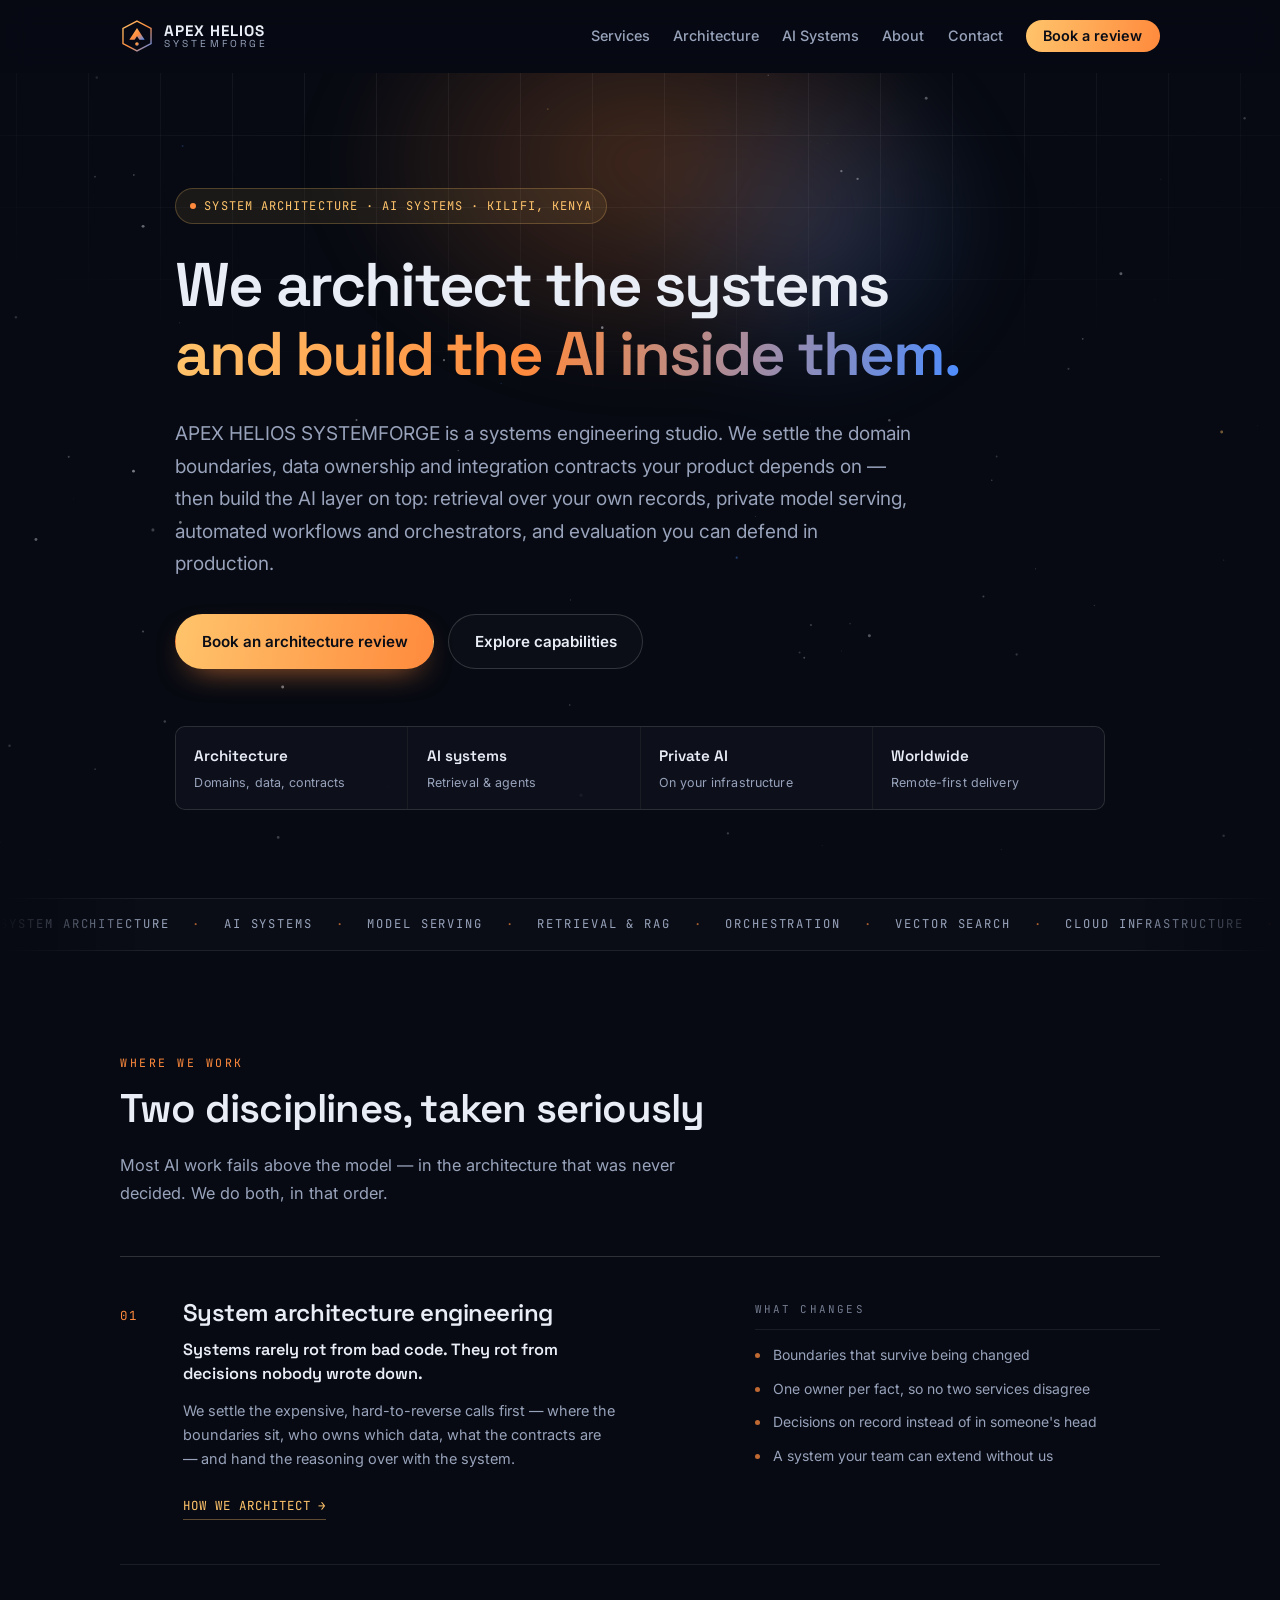
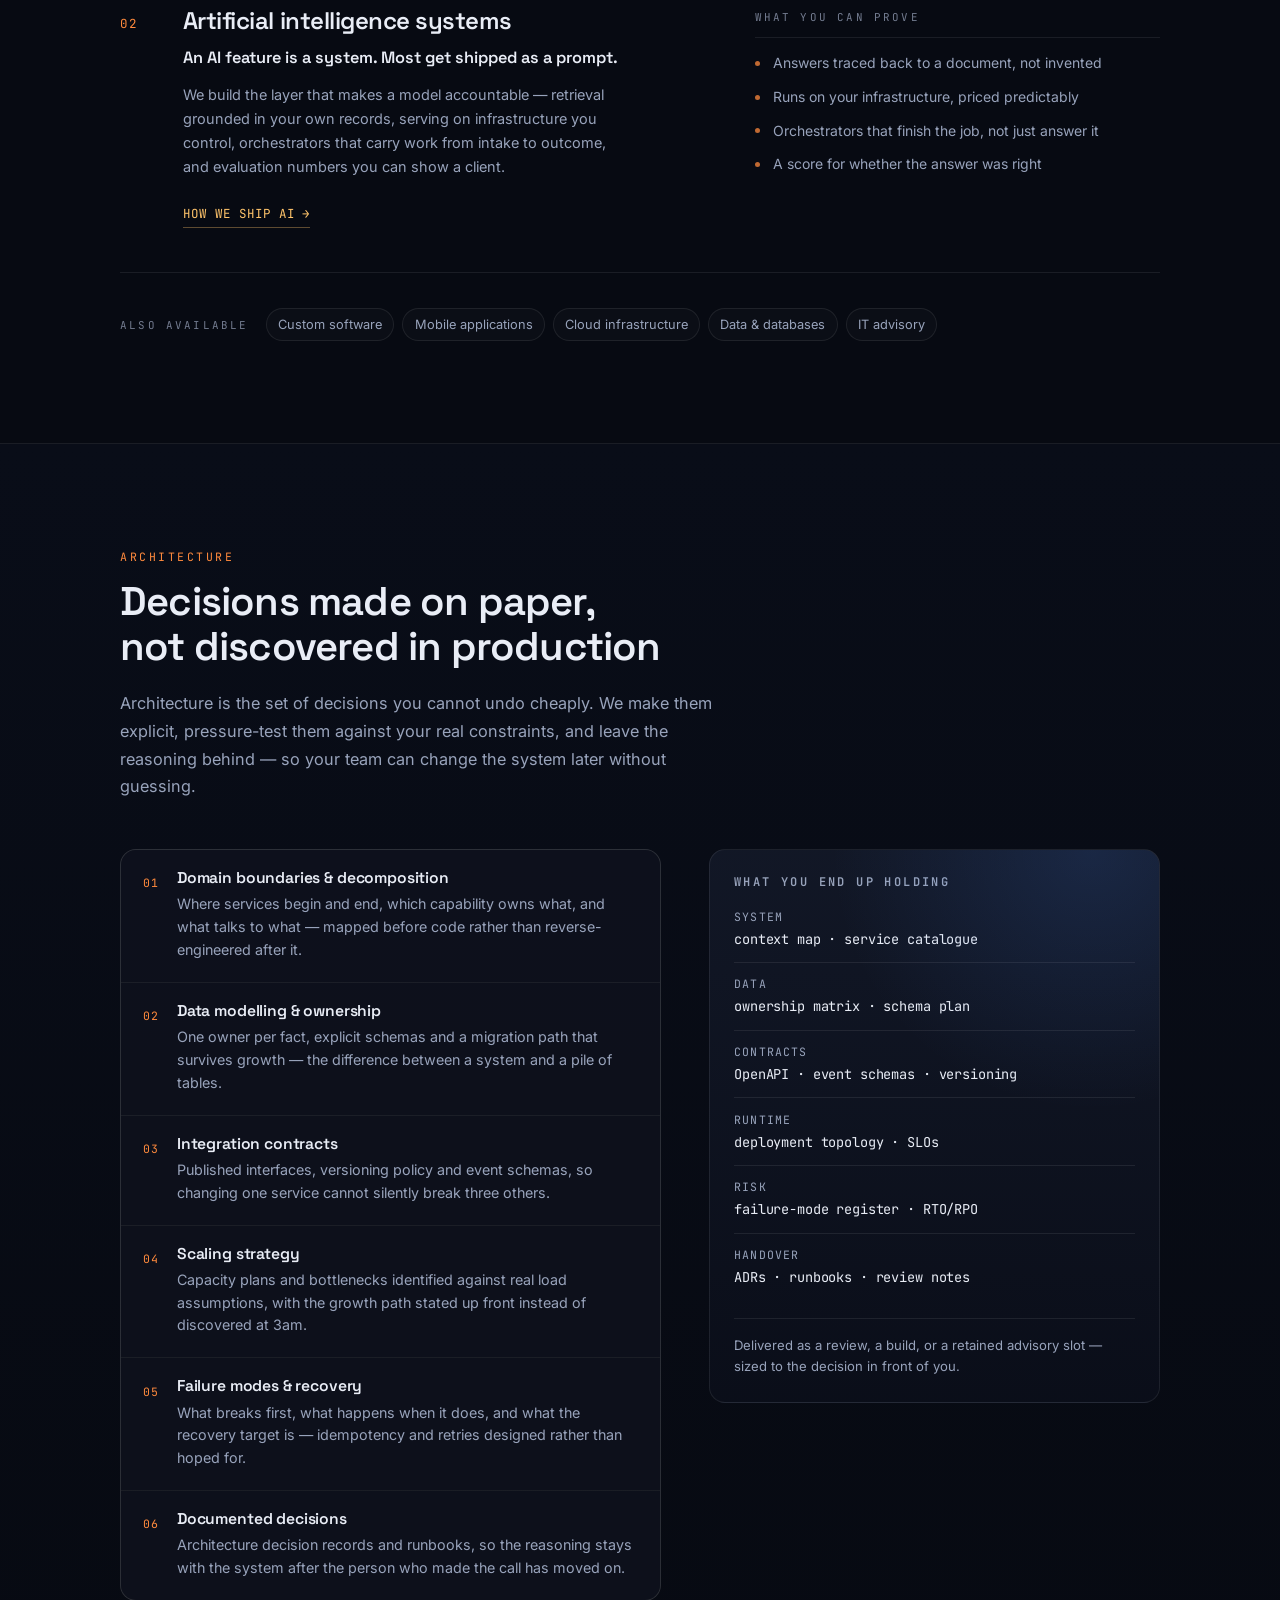
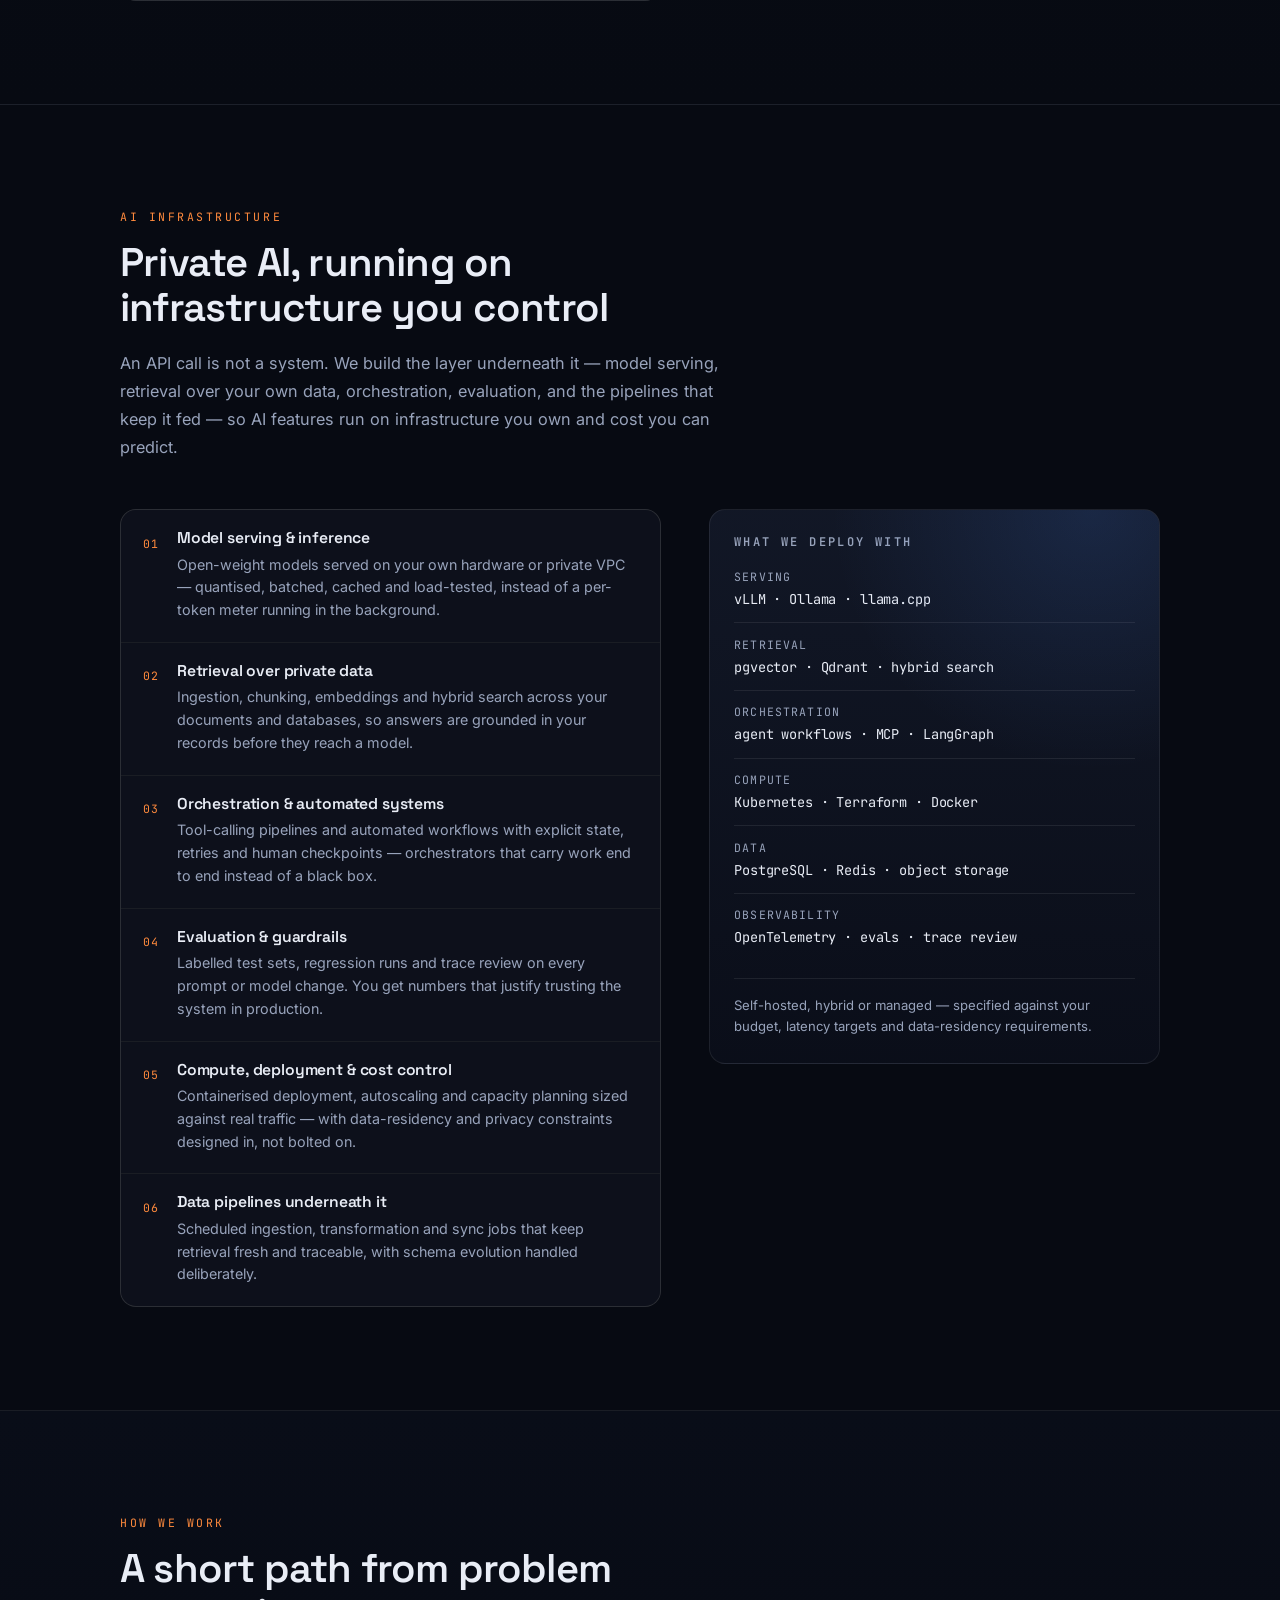
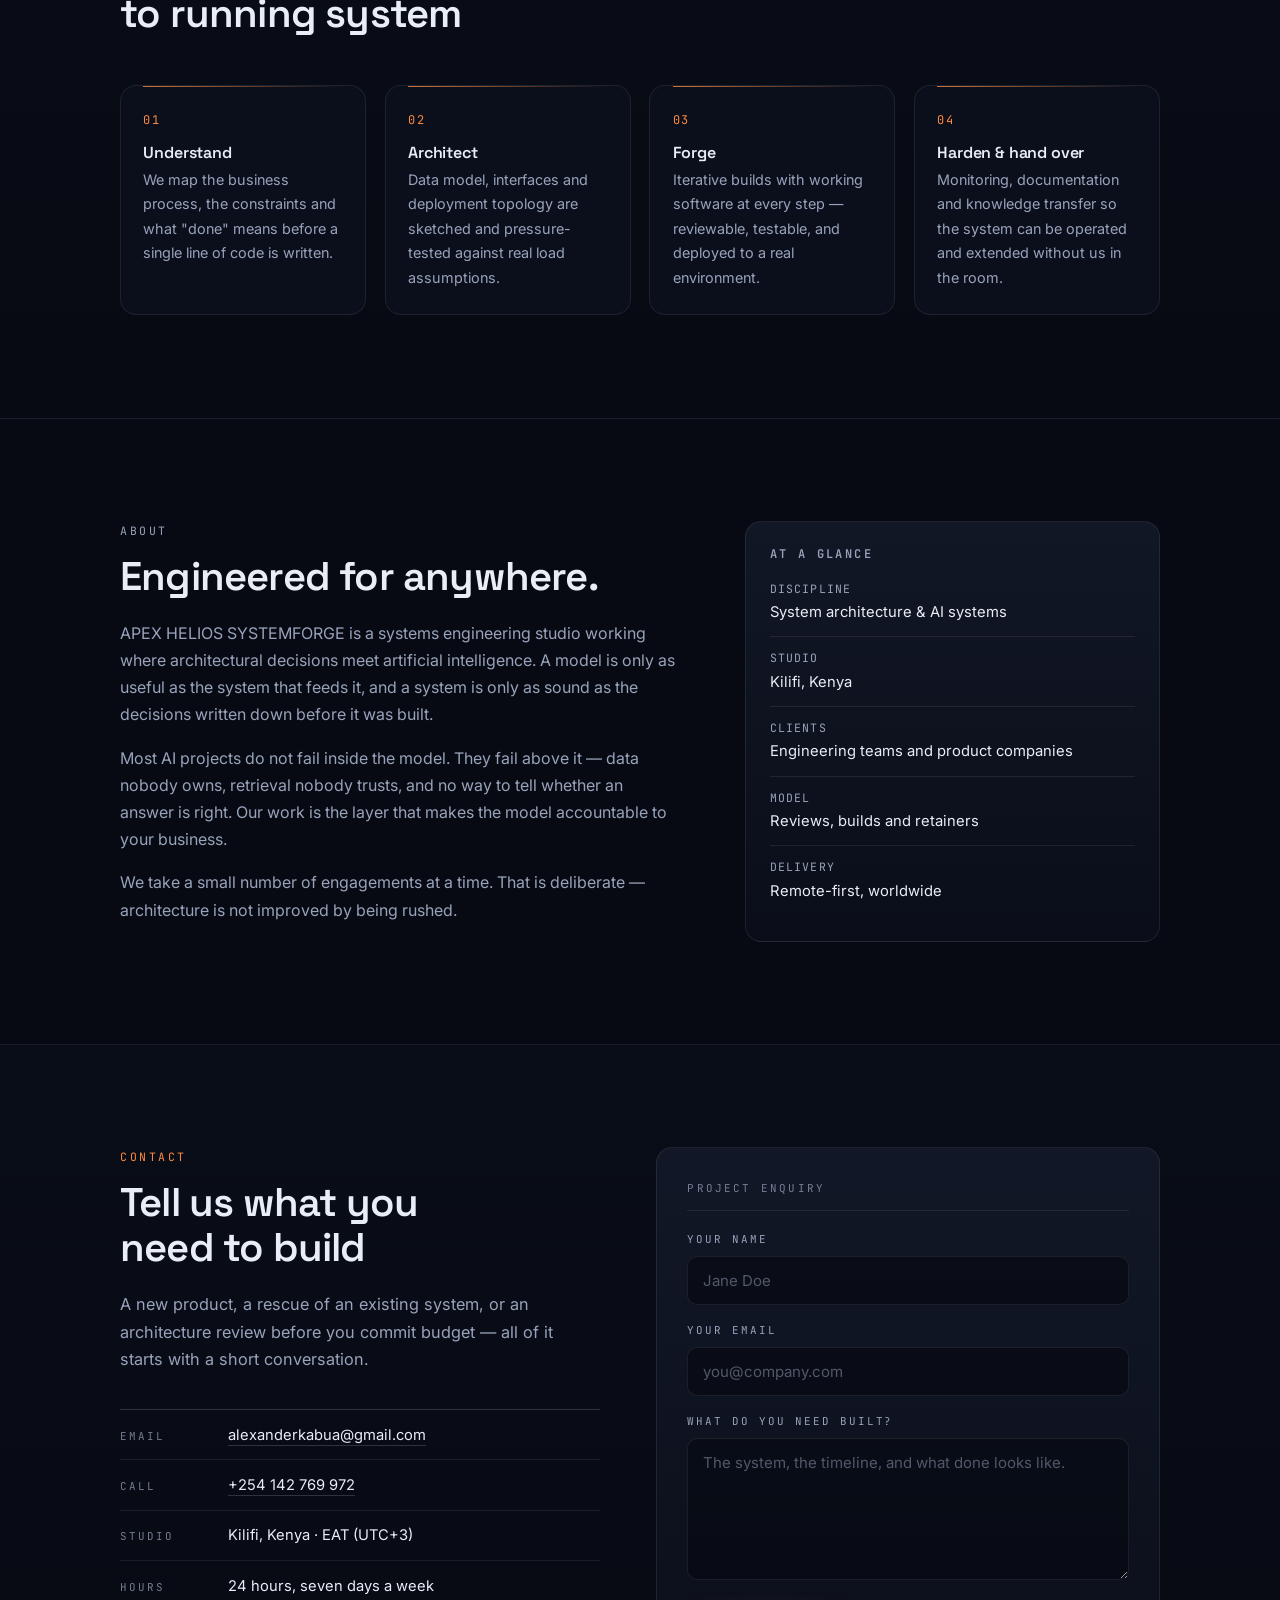
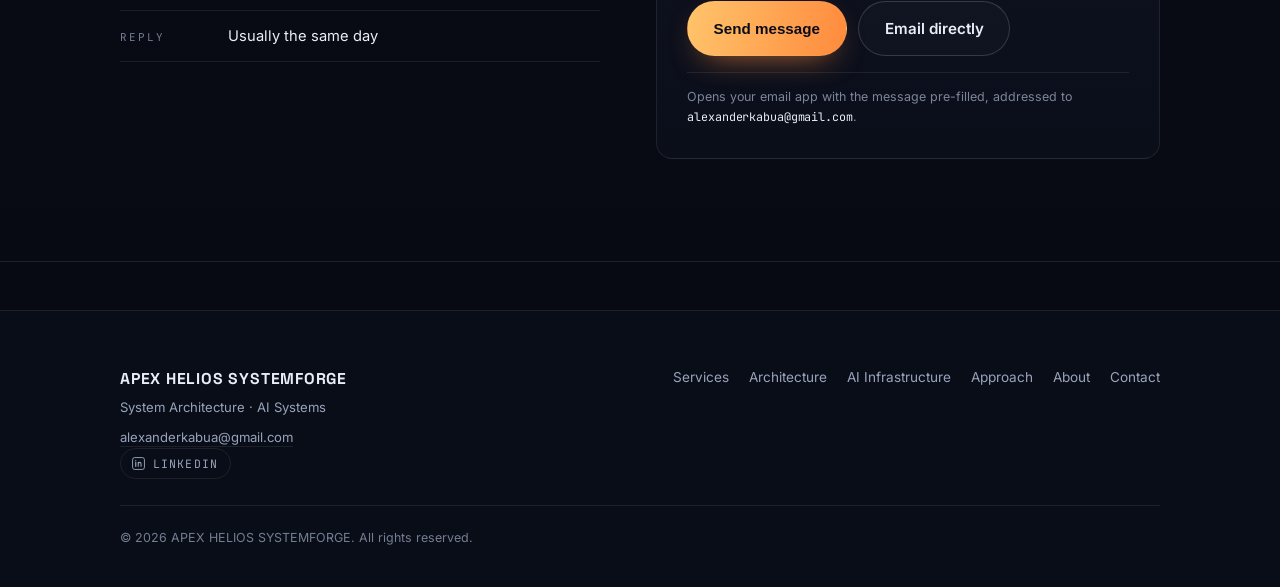
<file: index.html>
<!DOCTYPE html>
<html lang="en">
<head>
<meta charset="utf-8">
<meta name="viewport" content="width=device-width, initial-scale=1">
<title>APEX HELIOS SYSTEMFORGE — System Architecture &amp; AI Systems Engineering</title>

<meta name="description" content="APEX HELIOS SYSTEMFORGE designs system architecture and builds AI systems on top of it — domain modelling, integration contracts, private model serving and retrieval over your own data. Engineered end to end, delivered worldwide.">
<meta name="theme-color" content="#070a12">
<meta name="robots" content="index, follow">
<link rel="canonical" href="https://alexanderlacuna.github.io/apex-helios-systemforge/">

<meta property="og:type" content="website">
<meta property="og:site_name" content="APEX HELIOS SYSTEMFORGE">
<meta property="og:url" content="https://alexanderlacuna.github.io/apex-helios-systemforge/">
<meta property="og:title" content="APEX HELIOS SYSTEMFORGE — System Architecture &amp; AI Systems Engineering">
<meta property="og:description" content="System architecture and the AI layer on top of it — domain modelling, integration contracts, private model serving and retrieval over your own data.">
<meta property="og:image" content="https://alexanderlacuna.github.io/apex-helios-systemforge/assets/brand/og-1200x630.png">
<meta property="og:image:type" content="image/png">
<meta property="og:image:width" content="1200">
<meta property="og:image:height" content="630">
<meta property="og:image:alt" content="APEX HELIOS SYSTEMFORGE — We architect the systems and build the AI inside them.">
<meta name="twitter:card" content="summary_large_image">
<meta name="twitter:title" content="APEX HELIOS SYSTEMFORGE">
<meta name="twitter:description" content="System architecture engineering and AI systems built on top of it — private model serving, retrieval over your own data, evaluation you can defend.">
<meta name="twitter:image" content="https://alexanderlacuna.github.io/apex-helios-systemforge/assets/brand/og-1200x630.png">
<meta name="twitter:image:alt" content="APEX HELIOS SYSTEMFORGE — system architecture and AI systems engineering">

<link rel="icon" type="image/svg+xml" href="assets/favicon.svg">
<link rel="preconnect" href="https://fonts.googleapis.com">
<link rel="preconnect" href="https://fonts.gstatic.com" crossorigin>
<link rel="stylesheet" href="https://fonts.googleapis.com/css2?family=Inter:wght@400;500;600&family=Space+Grotesk:wght@500;600;700&family=JetBrains+Mono:wght@400;500&display=swap">
<link rel="stylesheet" href="assets/styles.css">

<script type="application/ld+json">
{
  "@context": "https://schema.org",
  "@type": "ProfessionalService",
  "name": "APEX HELIOS SYSTEMFORGE",
  "description": "System architecture engineering and artificial intelligence systems: domain modelling, service decomposition, integration contracts, private model serving, retrieval over proprietary data, database management and IT consulting.",
  "email": "alexanderkabua@gmail.com",
  "telephone": "+254142769972",
  "openingHoursSpecification": {
    "@type": "OpeningHoursSpecification",
    "dayOfWeek": ["Monday", "Tuesday", "Wednesday", "Thursday", "Friday", "Saturday", "Sunday"],
    "opens": "00:00",
    "closes": "23:59"
  },
  "address": {
    "@type": "PostalAddress",
    "addressLocality": "Kilifi",
    "addressRegion": "Kilifi County",
    "addressCountry": "KE"
  },
  "areaServed": { "@type": "Place", "name": "Worldwide" },
  "knowsAbout": [
    "System Architecture Engineering",
    "Artificial Intelligence Systems",
    "AI Infrastructure",
    "Domain-Driven Design",
    "Model Serving & Inference",
    "Retrieval-Augmented Generation",
    "Vector Databases",
    "MLOps & Evaluation",
    "Workflow Orchestration",
    "Process Automation",
    "Software Development",
    "Mobile Application Design",
    "Cloud Infrastructure",
    "Database Management",
    "IT Consulting"
  ],
  "url": "https://alexanderlacuna.github.io/apex-helios-systemforge/",
  "sameAs": [
    "https://www.linkedin.com/company/apex-helios-systemforge/"
  ]
}
</script>
</head>
<body>
<a class="skip" href="#main">Skip to content</a>

<header class="site-header" id="siteHeader">
  <div class="wrap header-inner">
    <a class="brand" href="#top" aria-label="APEX HELIOS SYSTEMFORGE — home">
      <svg class="brand-mark" viewBox="0 0 40 40" aria-hidden="true">
        <defs>
          <linearGradient id="bm" x1="0" y1="0" x2="1" y2="1">
            <stop offset="0" stop-color="#ffc46b"/>
            <stop offset="0.55" stop-color="#ff8a3d"/>
            <stop offset="1" stop-color="#4d8dff"/>
          </linearGradient>
        </defs>
        <path d="M20 2.5 36.5 11v18L20 37.5 3.5 29V11z" fill="none" stroke="url(#bm)" stroke-width="1.6"/>
        <path d="M20 10.5 29 24.5h-6.2L20 20.2l-2.8 4.3H11z" fill="url(#bm)"/>
        <circle cx="20" cy="29.5" r="2.1" fill="url(#bm)"/>
      </svg>
      <span class="brand-text">
        <strong>APEX HELIOS</strong>
        <em>SYSTEMFORGE</em>
      </span>
    </a>

    <button class="nav-toggle" id="navToggle" aria-expanded="false" aria-controls="primaryNav">
      <span class="nav-toggle-bar"></span>
      <span class="sr-only">Toggle navigation</span>
    </button>

    <nav class="nav" id="primaryNav" aria-label="Primary">
      <a href="#services">Services</a>
      <a href="#architecture">Architecture</a>
      <a href="#ai-infrastructure">AI Systems</a>
      <a href="#about">About</a>
      <a href="#contact">Contact</a>
      <a class="nav-cta" href="#contact">Book a review</a>
    </nav>
  </div>
</header>

<main id="main">
  <span id="top"></span>

  <!-- HERO -->
  <section class="hero">
    <div class="hero-grid" aria-hidden="true"></div>
    <div class="hero-glow" aria-hidden="true"></div>
    <canvas class="hero-stars" id="heroStars" aria-hidden="true"></canvas>
    <div class="wrap hero-inner">
      <p class="eyebrow"><span class="dot"></span> System architecture · AI systems · Kilifi, Kenya</p>
      <h1>
        We architect the systems<br>
        <span class="grad">and build the AI inside them.</span>
      </h1>
      <p class="lede">
        APEX HELIOS SYSTEMFORGE is a systems engineering studio. We settle the domain
        boundaries, data ownership and integration contracts your product depends on —
        then build the AI layer on top: retrieval over your own records, private model
        serving, automated workflows and orchestrators, and evaluation you can defend in
        production.
      </p>
      <div class="hero-actions">
        <a class="btn btn-primary" href="#contact">Book an architecture review</a>
        <a class="btn btn-ghost" href="#services">Explore capabilities</a>
      </div>
      <ul class="hero-stats">
        <li><strong>Architecture</strong><span>Domains, data, contracts</span></li>
        <li><strong>AI systems</strong><span>Retrieval &amp; agents</span></li>
        <li><strong>Private AI</strong><span>On your infrastructure</span></li>
        <li><strong>Worldwide</strong><span>Remote-first delivery</span></li>
      </ul>
    </div>
  </section>

  <!-- MARQUEE -->
  <div class="marquee" aria-hidden="true">
    <div class="marquee-track">
      <span>System Architecture</span><span>·</span><span>AI Systems</span><span>·</span>
      <span>Model Serving</span><span>·</span><span>Retrieval &amp; RAG</span><span>·</span>
      <span>Orchestration</span><span>·</span><span>Vector Search</span><span>·</span>
      <span>Cloud Infrastructure</span><span>·</span><span>Custom Software</span><span>·</span>
      <span>System Architecture</span><span>·</span><span>AI Systems</span><span>·</span>
      <span>Model Serving</span><span>·</span><span>Retrieval &amp; RAG</span><span>·</span>
      <span>Orchestration</span><span>·</span><span>Vector Search</span><span>·</span>
      <span>Cloud Infrastructure</span><span>·</span><span>Custom Software</span><span>·</span>
    </div>
  </div>

  <!-- SERVICES -->
  <section class="section" id="services">
    <div class="wrap">
      <header class="section-head reveal">
        <p class="kicker">Where we work</p>
        <h2>Two disciplines, taken seriously</h2>
        <p class="section-lede">
          Most AI work fails above the model — in the architecture that was
          never decided. We do both, in that order.
        </p>
      </header>

      <div class="pillars">
        <article class="pillar reveal">
          <span class="pillar-num mono" aria-hidden="true">01</span>
          <div class="pillar-main">
            <h3>System architecture engineering</h3>
            <p class="pillar-claim">Systems rarely rot from bad code. They rot from decisions nobody wrote down.</p>
            <p class="pillar-sub">We settle the expensive, hard-to-reverse calls first — where the boundaries sit, who owns which data, what the contracts are — and hand the reasoning over with the system.</p>
            <a class="pillar-link" href="#architecture">How we architect <span aria-hidden="true">→</span></a>
          </div>
          <div class="pillar-outcomes">
            <p class="pillar-outcomes-head">What changes</p>
            <ul>
              <li>Boundaries that survive being changed</li>
              <li>One owner per fact, so no two services disagree</li>
              <li>Decisions on record instead of in someone's head</li>
              <li>A system your team can extend without us</li>
            </ul>
          </div>
        </article>

        <article class="pillar reveal">
          <span class="pillar-num mono" aria-hidden="true">02</span>
          <div class="pillar-main">
            <h3>Artificial intelligence systems</h3>
            <p class="pillar-claim">An AI feature is a system. Most get shipped as a prompt.</p>
            <p class="pillar-sub">We build the layer that makes a model accountable — retrieval grounded in your own records, serving on infrastructure you control, orchestrators that carry work from intake to outcome, and evaluation numbers you can show a client.</p>
            <a class="pillar-link" href="#ai-infrastructure">How we ship AI <span aria-hidden="true">→</span></a>
          </div>
          <div class="pillar-outcomes">
            <p class="pillar-outcomes-head">What you can prove</p>
            <ul>
              <li>Answers traced back to a document, not invented</li>
              <li>Runs on your infrastructure, priced predictably</li>
              <li>Orchestrators that finish the job, not just answer it</li>
              <li>A score for whether the answer was right</li>
            </ul>
          </div>
        </article>
      </div>

      <div class="also reveal">
        <span class="also-label">Also available</span>
        <ul class="also-list">
          <li>Custom software</li>
          <li>Mobile applications</li>
          <li>Cloud infrastructure</li>
          <li>Data &amp; databases</li>
          <li>IT advisory</li>
        </ul>
      </div>
    </div>
  </section>

  <!-- ARCHITECTURE -->
  <section class="section section-alt" id="architecture">
    <div class="wrap">
      <header class="section-head reveal">
        <p class="kicker">Architecture</p>
        <h2>Decisions made on paper, not discovered in production</h2>
        <p class="section-lede">
          Architecture is the set of decisions you cannot undo cheaply. We make them
          explicit, pressure-test them against your real constraints, and leave the
          reasoning behind — so your team can change the system later without guessing.
        </p>
      </header>

      <div class="ai-grid">
        <ol class="ai-list">
          <li class="reveal">
            <span class="ai-num mono" aria-hidden="true">01</span>
            <div>
              <h3>Domain boundaries &amp; decomposition</h3>
              <p>Where services begin and end, which capability owns what, and what talks to what — mapped before code rather than reverse-engineered after it.</p>
            </div>
          </li>
          <li class="reveal">
            <span class="ai-num mono" aria-hidden="true">02</span>
            <div>
              <h3>Data modelling &amp; ownership</h3>
              <p>One owner per fact, explicit schemas and a migration path that survives growth — the difference between a system and a pile of tables.</p>
            </div>
          </li>
          <li class="reveal">
            <span class="ai-num mono" aria-hidden="true">03</span>
            <div>
              <h3>Integration contracts</h3>
              <p>Published interfaces, versioning policy and event schemas, so changing one service cannot silently break three others.</p>
            </div>
          </li>
          <li class="reveal">
            <span class="ai-num mono" aria-hidden="true">04</span>
            <div>
              <h3>Scaling strategy</h3>
              <p>Capacity plans and bottlenecks identified against real load assumptions, with the growth path stated up front instead of discovered at 3am.</p>
            </div>
          </li>
          <li class="reveal">
            <span class="ai-num mono" aria-hidden="true">05</span>
            <div>
              <h3>Failure modes &amp; recovery</h3>
              <p>What breaks first, what happens when it does, and what the recovery target is — idempotency and retries designed rather than hoped for.</p>
            </div>
          </li>
          <li class="reveal">
            <span class="ai-num mono" aria-hidden="true">06</span>
            <div>
              <h3>Documented decisions</h3>
              <p>Architecture decision records and runbooks, so the reasoning stays with the system after the person who made the call has moved on.</p>
            </div>
          </li>
        </ol>

        <aside class="ai-stack reveal" aria-label="Architecture deliverables">
          <h3>What you end up holding</h3>
          <dl>
            <div><dt>System</dt><dd>context map · service catalogue</dd></div>
            <div><dt>Data</dt><dd>ownership matrix · schema plan</dd></div>
            <div><dt>Contracts</dt><dd>OpenAPI · event schemas · versioning</dd></div>
            <div><dt>Runtime</dt><dd>deployment topology · SLOs</dd></div>
            <div><dt>Risk</dt><dd>failure-mode register · RTO/RPO</dd></div>
            <div><dt>Handover</dt><dd>ADRs · runbooks · review notes</dd></div>
          </dl>
          <p class="ai-note">Delivered as a review, a build, or a retained advisory slot — sized to the decision in front of you.</p>
        </aside>
      </div>
    </div>
  </section>

  <!-- AI INFRASTRUCTURE -->
  <section class="section" id="ai-infrastructure">
    <div class="wrap">
      <header class="section-head reveal">
        <p class="kicker">AI infrastructure</p>
        <h2>Private AI, running on infrastructure you control</h2>
        <p class="section-lede">
          An API call is not a system. We build the layer underneath it — model serving,
          retrieval over your own data, orchestration, evaluation, and the pipelines that
          keep it fed — so AI features run on infrastructure you own and cost you can predict.
        </p>
      </header>

      <div class="ai-grid">
        <ol class="ai-list">
          <li class="reveal">
            <span class="ai-num mono" aria-hidden="true">01</span>
            <div>
              <h3>Model serving &amp; inference</h3>
              <p>Open-weight models served on your own hardware or private VPC — quantised, batched, cached and load-tested, instead of a per-token meter running in the background.</p>
            </div>
          </li>
          <li class="reveal">
            <span class="ai-num mono" aria-hidden="true">02</span>
            <div>
              <h3>Retrieval over private data</h3>
              <p>Ingestion, chunking, embeddings and hybrid search across your documents and databases, so answers are grounded in your records before they reach a model.</p>
            </div>
          </li>
          <li class="reveal">
            <span class="ai-num mono" aria-hidden="true">03</span>
            <div>
              <h3>Orchestration &amp; automated systems</h3>
              <p>Tool-calling pipelines and automated workflows with explicit state, retries and human checkpoints — orchestrators that carry work end to end instead of a black box.</p>
            </div>
          </li>
          <li class="reveal">
            <span class="ai-num mono" aria-hidden="true">04</span>
            <div>
              <h3>Evaluation &amp; guardrails</h3>
              <p>Labelled test sets, regression runs and trace review on every prompt or model change. You get numbers that justify trusting the system in production.</p>
            </div>
          </li>
          <li class="reveal">
            <span class="ai-num mono" aria-hidden="true">05</span>
            <div>
              <h3>Compute, deployment &amp; cost control</h3>
              <p>Containerised deployment, autoscaling and capacity planning sized against real traffic — with data-residency and privacy constraints designed in, not bolted on.</p>
            </div>
          </li>
          <li class="reveal">
            <span class="ai-num mono" aria-hidden="true">06</span>
            <div>
              <h3>Data pipelines underneath it</h3>
              <p>Scheduled ingestion, transformation and sync jobs that keep retrieval fresh and traceable, with schema evolution handled deliberately.</p>
            </div>
          </li>
        </ol>

        <aside class="ai-stack reveal" aria-label="Infrastructure stack we deploy with">
          <h3>What we deploy with</h3>
          <dl>
            <div><dt>Serving</dt><dd>vLLM · Ollama · llama.cpp</dd></div>
            <div><dt>Retrieval</dt><dd>pgvector · Qdrant · hybrid search</dd></div>
            <div><dt>Orchestration</dt><dd>agent workflows · MCP · LangGraph</dd></div>
            <div><dt>Compute</dt><dd>Kubernetes · Terraform · Docker</dd></div>
            <div><dt>Data</dt><dd>PostgreSQL · Redis · object storage</dd></div>
            <div><dt>Observability</dt><dd>OpenTelemetry · evals · trace review</dd></div>
          </dl>
          <p class="ai-note">Self-hosted, hybrid or managed — specified against your budget, latency targets and data-residency requirements.</p>
        </aside>
      </div>
    </div>
  </section>

  <!-- APPROACH -->
  <section class="section section-alt" id="approach">
    <div class="wrap">
      <header class="section-head reveal">
        <p class="kicker">How we work</p>
        <h2>A short path from problem to running system</h2>
      </header>

      <ol class="steps">
        <li class="reveal">
          <span class="step-num">01</span>
          <h3>Understand</h3>
          <p>We map the business process, the constraints and what "done" means before a single line of code is written.</p>
        </li>
        <li class="reveal">
          <span class="step-num">02</span>
          <h3>Architect</h3>
          <p>Data model, interfaces and deployment topology are sketched and pressure-tested against real load assumptions.</p>
        </li>
        <li class="reveal">
          <span class="step-num">03</span>
          <h3>Forge</h3>
          <p>Iterative builds with working software at every step — reviewable, testable, and deployed to a real environment.</p>
        </li>
        <li class="reveal">
          <span class="step-num">04</span>
          <h3>Harden &amp; hand over</h3>
          <p>Monitoring, documentation and knowledge transfer so the system can be operated and extended without us in the room.</p>
        </li>
      </ol>
    </div>
  </section>

  <!-- ABOUT -->
  <section class="section" id="about">
    <div class="wrap about-grid">
      <div class="about-copy reveal">
        <p class="kicker">About</p>
        <h2>Engineered for anywhere.</h2>
        <p>
          APEX HELIOS SYSTEMFORGE is a systems engineering studio working where
          architectural decisions meet artificial intelligence. A model is only as useful
          as the system that feeds it, and a system is only as sound as the decisions
          written down before it was built.
        </p>
        <p>
          Most AI projects do not fail inside the model. They fail above it — data nobody
          owns, retrieval nobody trusts, and no way to tell whether an answer is right.
          Our work is the layer that makes the model accountable to your business.
        </p>
        <p>
          We take a small number of engagements at a time. That is deliberate —
          architecture is not improved by being rushed.
        </p>
      </div>

      <aside class="about-facts reveal" aria-label="What we do">
        <h3>At a glance</h3>
        <dl>
          <div><dt>Discipline</dt><dd>System architecture &amp; AI systems</dd></div>
          <div><dt>Studio</dt><dd>Kilifi, Kenya</dd></div>
          <div><dt>Clients</dt><dd>Engineering teams and product companies</dd></div>
          <div><dt>Model</dt><dd>Reviews, builds and retainers</dd></div>
          <div><dt>Delivery</dt><dd>Remote-first, worldwide</dd></div>
        </dl>
      </aside>
    </div>
  </section>

  <!-- CONTACT -->
  <section class="section section-alt" id="contact">
    <div class="wrap contact-wrap">
      <div class="contact-copy reveal">
        <p class="kicker">Contact</p>
        <h2>Tell us what you need to build</h2>
        <p class="section-lede">
          A new product, a rescue of an existing system, or an architecture review
          before you commit budget — all of it starts with a short conversation.
        </p>

        <dl class="contact-facts">
          <div>
            <dt>Email</dt>
            <dd><a href="mailto:alexanderkabua@gmail.com">alexanderkabua@gmail.com</a></dd>
          </div>
          <div>
            <dt>Call</dt>
            <dd><a href="tel:+254142769972">+254 142 769 972</a></dd>
          </div>
          <div>
            <dt>Studio</dt>
            <dd>Kilifi, Kenya · EAT (UTC+3)</dd>
          </div>
          <div>
            <dt>Hours</dt>
            <dd>24 hours, seven days a week</dd>
          </div>
          <div>
            <dt>Reply</dt>
            <dd>Usually the same day</dd>
          </div>
        </dl>
      </div>

      <form class="contact-form reveal" id="contactForm" method="post" action="mailto:alexanderkabua@gmail.com" enctype="text/plain">
        <p class="form-head">Project enquiry</p>
        <div class="field">
          <label for="cf-name">Your name</label>
          <input id="cf-name" name="name" type="text" autocomplete="name" placeholder="Jane Doe" required>
        </div>
        <div class="field">
          <label for="cf-email">Your email</label>
          <input id="cf-email" name="email" type="email" autocomplete="email" placeholder="you@company.com" required>
        </div>
        <div class="field">
          <label for="cf-message">What do you need built?</label>
          <textarea id="cf-message" name="message" rows="5" placeholder="The system, the timeline, and what done looks like." required></textarea>
        </div>
        <div class="form-actions">
          <button class="btn btn-primary" type="submit">Send message</button>
          <a class="btn btn-ghost" href="mailto:alexanderkabua@gmail.com">Email directly</a>
        </div>
        <p class="form-note" id="formNote" role="status" aria-live="polite">
          Opens your email app with the message pre-filled, addressed to
          <span class="mono">alexanderkabua@gmail.com</span>.
        </p>
      </form>
    </div>
  </section>
</main>

<footer class="site-footer">
  <div class="wrap footer-inner">
    <div class="footer-brand">
      <strong>APEX HELIOS SYSTEMFORGE</strong>
      <p>System Architecture · AI Systems</p>
      <p class="footer-contact"><a href="mailto:alexanderkabua@gmail.com">alexanderkabua@gmail.com</a></p>
      <p class="footer-social">
        <a href="https://www.linkedin.com/company/apex-helios-systemforge/" rel="me noopener noreferrer" target="_blank">
          <svg viewBox="0 0 24 24" aria-hidden="true" focusable="false"><rect x="2.5" y="2.5" width="19" height="19" rx="3.5" fill="none" stroke="currentColor" stroke-width="1.5"/><path d="M7.6 10.2v6.3M7.6 7.4v.1" stroke="currentColor" stroke-width="1.9" stroke-linecap="round"/><path d="M11.6 16.5v-6.3M11.6 12.6c0-1.4.9-2.4 2.3-2.4s2.2 1 2.2 2.5v3.8" fill="none" stroke="currentColor" stroke-width="1.7" stroke-linecap="round"/></svg>
          LinkedIn
          <span class="sr-only">(opens in a new tab)</span>
        </a>
      </p>
    </div>
    <nav class="footer-nav" aria-label="Footer">
      <a href="#services">Services</a>
      <a href="#architecture">Architecture</a>
      <a href="#ai-infrastructure">AI Infrastructure</a>
      <a href="#approach">Approach</a>
      <a href="#about">About</a>
      <a href="#contact">Contact</a>
    </nav>
    <p class="footer-legal">
      © <span id="year">2026</span> APEX HELIOS SYSTEMFORGE. All rights reserved.
    </p>
  </div>
</footer>

<script src="assets/app.js" defer></script>
<script src="assets/sky.js" defer></script>
</body>
</html>
</file>
<file: assets/styles.css>
/* ============================================================
   APEX HELIOS SYSTEMFORGE — site styles
   ============================================================ */

:root {
  --bg:            #070a12;
  --bg-alt:        #090d18;
  --surface:       #0d1220;
  --surface-2:     #111827;
  --line:          rgba(255, 255, 255, 0.08);
  --line-strong:   rgba(255, 255, 255, 0.16);
  --text:          #e9edf6;
  --muted:         #98a3bb;
  --accent:        #ff8a3d;
  --accent-2:      #ffc46b;
  --accent-3:      #4d8dff;
  --radius:        16px;
  --radius-sm:     10px;
  --wrap:          1120px;
  --font-display:  "Space Grotesk", "Inter", system-ui, sans-serif;
  --font-body:     "Inter", system-ui, -apple-system, "Segoe UI", Roboto, sans-serif;
  --font-mono:     "JetBrains Mono", ui-monospace, SFMono-Regular, Menlo, monospace;
}

*,
*::before,
*::after { box-sizing: border-box; }

html {
  scroll-behavior: smooth;
  -webkit-text-size-adjust: 100%;
}

body {
  margin: 0;
  background: var(--bg);
  color: var(--text);
  font-family: var(--font-body);
  font-size: 1rem;
  line-height: 1.7;
  -webkit-font-smoothing: antialiased;
  overflow-x: hidden;
}

h1, h2, h3 {
  font-family: var(--font-display);
  font-weight: 600;
  line-height: 1.12;
  letter-spacing: -0.02em;
  margin: 0 0 0.5em;
  text-wrap: balance;
}

h1 { font-size: clamp(2.3rem, 5.6vw, 3.85rem); letter-spacing: -0.035em; }
h2 { font-size: clamp(1.65rem, 3.6vw, 2.5rem); }
h3 { font-size: 1.08rem; letter-spacing: -0.01em; }

p { margin: 0 0 1rem; }
p:last-child { margin-bottom: 0; }

a { color: inherit; text-decoration: none; }

.mono { font-family: var(--font-mono); font-size: 0.94em; letter-spacing: -0.01em; }
.grad {
  background: linear-gradient(100deg, var(--accent-2), var(--accent) 45%, var(--accent-3));
  -webkit-background-clip: text;
  background-clip: text;
  color: transparent;
}

.sr-only {
  position: absolute; width: 1px; height: 1px;
  padding: 0; margin: -1px; overflow: hidden;
  clip: rect(0 0 0 0); white-space: nowrap; border: 0;
}

.skip {
  position: absolute; left: 12px; top: -60px;
  background: var(--accent); color: #0a0d16;
  padding: 10px 16px; border-radius: 8px;
  font-weight: 600; z-index: 200;
  transition: top 0.2s ease;
}
.skip:focus { top: 12px; }

:where(a, button, input, textarea, select):focus-visible {
  outline: 2px solid var(--accent-2);
  outline-offset: 3px;
  border-radius: 6px;
}

.wrap {
  width: 100%;
  max-width: var(--wrap);
  margin-inline: auto;
  padding-inline: clamp(1.15rem, 4vw, 2.5rem);
}

/* ---------------- Header ---------------- */

.site-header {
  position: sticky;
  top: 0;
  z-index: 100;
  background: rgba(7, 10, 18, 0.72);
  backdrop-filter: blur(14px) saturate(160%);
  -webkit-backdrop-filter: blur(14px) saturate(160%);
  border-bottom: 1px solid transparent;
  transition: border-color 0.3s ease, background 0.3s ease;
}
.site-header.is-scrolled {
  border-bottom-color: var(--line);
  background: rgba(7, 10, 18, 0.9);
}

.header-inner {
  display: flex;
  align-items: center;
  justify-content: space-between;
  gap: 1rem;
  min-height: 72px;
}

.brand {
  display: flex;
  align-items: center;
  gap: 0.65rem;
  flex-shrink: 0;
}
.brand-mark { width: 34px; height: 34px; flex-shrink: 0; }
.brand-text {
  display: flex;
  flex-direction: column;
  line-height: 1.05;
  font-family: var(--font-display);
}
.brand-text strong {
  font-size: 0.95rem;
  font-weight: 700;
  letter-spacing: 0.06em;
}
.brand-text em {
  font-style: normal;
  font-size: 0.63rem;
  letter-spacing: 0.3em;
  color: var(--muted);
}

.nav {
  display: flex;
  align-items: center;
  gap: 1.45rem;
  font-size: 0.9rem;
  font-weight: 500;
}
.nav a {
  color: var(--muted);
  transition: color 0.2s ease;
  padding-block: 0.25rem;
}
.nav a:hover { color: var(--text); }

.nav-cta {
  color: #0a0d16 !important;
  background: linear-gradient(100deg, var(--accent-2), var(--accent));
  padding: 0.55rem 1.1rem;
  border-radius: 999px;
  font-weight: 600;
  transition: transform 0.2s ease, box-shadow 0.25s ease;
}
.nav-cta:hover {
  transform: translateY(-1px);
  box-shadow: 0 8px 24px -10px rgba(255, 138, 61, 0.9);
}

.nav-toggle {
  display: none;
  position: relative;
  width: 42px; height: 42px;
  background: transparent;
  border: 1px solid var(--line-strong);
  border-radius: 10px;
  cursor: pointer;
  color: var(--text);
}
.nav-toggle-bar,
.nav-toggle-bar::before,
.nav-toggle-bar::after {
  position: absolute;
  left: 50%; top: 50%;
  width: 18px; height: 1.6px;
  background: currentColor;
  border-radius: 2px;
  transform: translate(-50%, -50%);
  transition: transform 0.25s ease, opacity 0.2s ease;
}
.nav-toggle-bar::before,
.nav-toggle-bar::after { content: ""; left: 0; top: 0; }
.nav-toggle-bar::before { transform: translateY(-6px); }
.nav-toggle-bar::after  { transform: translateY(6px); }

.nav-toggle[aria-expanded="true"] .nav-toggle-bar { background: transparent; }
.nav-toggle[aria-expanded="true"] .nav-toggle-bar::before { transform: rotate(45deg); }
.nav-toggle[aria-expanded="true"] .nav-toggle-bar::after  { transform: rotate(-45deg); }

/* ---------------- Hero ---------------- */

.hero {
  position: relative;
  padding: clamp(3.5rem, 9vw, 7.5rem) 0 clamp(3rem, 7vw, 5.5rem);
  overflow: hidden;
  isolation: isolate;
}

.hero-grid {
  position: absolute;
  inset: -10% -10% 0;
  background-image:
    linear-gradient(to right, rgba(255, 255, 255, 0.055) 1px, transparent 1px),
    linear-gradient(to bottom, rgba(255, 255, 255, 0.055) 1px, transparent 1px);
  background-size: 72px 72px;
  mask-image: radial-gradient(ellipse 75% 60% at 50% 0%, #000 35%, transparent 78%);
  -webkit-mask-image: radial-gradient(ellipse 75% 60% at 50% 0%, #000 35%, transparent 78%);
  z-index: -2;
}

.hero-glow {
  position: absolute;
  top: -28%; left: 50%;
  width: min(900px, 120vw);
  height: 640px;
  transform: translateX(-50%);
  background:
    radial-gradient(closest-side, rgba(255, 138, 61, 0.24), transparent 70%),
    radial-gradient(closest-side at 70% 60%, rgba(77, 141, 255, 0.2), transparent 70%);
  filter: blur(30px);
  z-index: -1;
  pointer-events: none;
}

.hero-inner { max-width: 1010px; }

/* drifting starfield + comets (assets/sky.js); decorative only */
.hero-stars {
  position: absolute;
  inset: 0;
  width: 100%;
  height: 100%;
  z-index: -1;
  pointer-events: none;
  mask-image: radial-gradient(ellipse 88% 82% at 50% 42%, #000 42%, transparent 100%);
  -webkit-mask-image: radial-gradient(ellipse 88% 82% at 50% 42%, #000 42%, transparent 100%);
}

.eyebrow {
  display: inline-flex;
  align-items: center;
  gap: 0.55rem;
  font-family: var(--font-mono);
  font-size: 0.75rem;
  letter-spacing: 0.09em;
  text-transform: uppercase;
  color: var(--accent-2);
  background: rgba(255, 196, 107, 0.08);
  border: 1px solid rgba(255, 196, 107, 0.24);
  padding: 0.42rem 0.85rem;
  border-radius: 999px;
  margin: 0 0 1.6rem;
}
.eyebrow .dot {
  width: 6px; height: 6px;
  border-radius: 50%;
  background: var(--accent);
  box-shadow: 0 0 0 0 rgba(255, 138, 61, 0.7);
  animation: pulse 2.6s ease-out infinite;
}
@keyframes pulse {
  0%   { box-shadow: 0 0 0 0 rgba(255, 138, 61, 0.55); }
  70%  { box-shadow: 0 0 0 8px rgba(255, 138, 61, 0); }
  100% { box-shadow: 0 0 0 0 rgba(255, 138, 61, 0); }
}

.lede {
  font-size: clamp(1rem, 1.9vw, 1.19rem);
  color: var(--muted);
  max-width: 62ch;
  margin: 1.4rem 0 2.1rem;
}

.hero-actions {
  display: flex;
  flex-wrap: wrap;
  gap: 0.85rem;
  margin-bottom: clamp(2.5rem, 5vw, 3.6rem);
}

.btn {
  display: inline-flex;
  align-items: center;
  justify-content: center;
  gap: 0.5rem;
  font-weight: 600;
  font-size: 0.95rem;
  padding: 0.85rem 1.6rem;
  border-radius: 999px;
  border: 1px solid transparent;
  transition: transform 0.2s ease, box-shadow 0.28s ease, background 0.28s ease, border-color 0.28s ease;
  will-change: transform;
}
.btn-primary {
  color: #0a0d16;
  background: linear-gradient(100deg, var(--accent-2), var(--accent));
  box-shadow: 0 12px 32px -16px rgba(255, 138, 61, 0.9);
}
.btn-primary:hover {
  transform: translateY(-2px);
  box-shadow: 0 18px 40px -18px rgba(255, 138, 61, 1);
}
.btn-ghost {
  color: var(--text);
  border-color: var(--line-strong);
  background: rgba(255, 255, 255, 0.02);
}
.btn-ghost:hover {
  transform: translateY(-2px);
  border-color: rgba(255, 255, 255, 0.32);
  background: rgba(255, 255, 255, 0.05);
}

.hero-stats {
  list-style: none;
  display: grid;
  grid-template-columns: repeat(auto-fit, minmax(140px, 1fr));
  gap: 1px;
  margin: 0;
  padding: 0;
  background: var(--line);
  border: 1px solid var(--line);
  border-radius: var(--radius-sm);
  overflow: hidden;
}
.hero-stats li {
  background: rgba(11, 15, 26, 0.86);
  padding: 1rem 1.15rem;
  display: flex;
  flex-direction: column;
  gap: 0.15rem;
}
.hero-stats strong {
  font-family: var(--font-display);
  font-size: 0.95rem;
  font-weight: 600;
}
.hero-stats span {
  font-size: 0.78rem;
  color: var(--muted);
  letter-spacing: 0.01em;
}

/* ---------------- Marquee ---------------- */

.marquee {
  border-block: 1px solid var(--line);
  background: rgba(255, 255, 255, 0.015);
  overflow: hidden;
  padding: 0.95rem 0;
  mask-image: linear-gradient(90deg, transparent, #000 12%, #000 88%, transparent);
  -webkit-mask-image: linear-gradient(90deg, transparent, #000 12%, #000 88%, transparent);
}
.marquee-track {
  display: flex;
  gap: 1.4rem;
  width: max-content;
  font-family: var(--font-mono);
  font-size: 0.76rem;
  letter-spacing: 0.16em;
  text-transform: uppercase;
  color: var(--muted);
  animation: slide 44s linear infinite;
}
.marquee-track span:nth-child(even) { color: rgba(255, 138, 61, 0.65); }
@keyframes slide {
  from { transform: translateX(0); }
  to   { transform: translateX(-50%); }
}

/* ---------------- Sections ---------------- */

.section { padding: clamp(3.6rem, 8vw, 6.5rem) 0; }
.section-alt {
  background: linear-gradient(180deg, var(--bg-alt), var(--bg));
  border-block: 1px solid var(--line);
}

.section-head { max-width: 720px; margin-bottom: clamp(2rem, 4vw, 3rem); }

.kicker {
  font-family: var(--font-mono);
  font-size: 0.72rem;
  letter-spacing: 0.22em;
  text-transform: uppercase;
  color: var(--accent);
  margin: 0 0 0.9rem;
}

.section-lede { color: var(--muted); font-size: 1.02rem; max-width: 60ch; }

/* ---------------- Cards ---------------- */

.cards {
  display: grid;
  grid-template-columns: repeat(auto-fit, minmax(268px, 1fr));
  gap: 1.15rem;
}

.card {
  position: relative;
  padding: 1.7rem 1.5rem;
  background: linear-gradient(180deg, rgba(19, 25, 40, 0.9), rgba(11, 15, 26, 0.9));
  border: 1px solid var(--line);
  border-radius: var(--radius);
  transition: transform 0.3s cubic-bezier(0.2, 0.7, 0.3, 1), border-color 0.3s ease, box-shadow 0.35s ease;
  overflow: hidden;
}
.card::after {
  content: "";
  position: absolute;
  inset: 0;
  background: radial-gradient(420px circle at 20% 0%, rgba(255, 138, 61, 0.1), transparent 62%);
  opacity: 0;
  transition: opacity 0.35s ease;
  pointer-events: none;
}
.card:hover {
  transform: translateY(-4px);
  border-color: var(--line-strong);
  box-shadow: 0 22px 46px -30px rgba(0, 0, 0, 0.95);
}
.card:hover::after { opacity: 1; }

.card h3 { margin-bottom: 0.55rem; }
.card p { font-size: 0.925rem; color: var(--muted); line-height: 1.65; }

.card-icon {
  width: 42px; height: 42px;
  display: grid;
  place-items: center;
  border-radius: 12px;
  margin-bottom: 1.1rem;
  color: var(--accent-2);
  background: rgba(255, 196, 107, 0.09);
  border: 1px solid rgba(255, 196, 107, 0.2);
}
.card-icon svg { width: 21px; height: 21px; }

.card-accent .card-icon {
  color: #a8c6ff;
  background: rgba(77, 141, 255, 0.1);
  border-color: rgba(77, 141, 255, 0.26);
}
.card-accent::after {
  background: radial-gradient(420px circle at 20% 0%, rgba(77, 141, 255, 0.12), transparent 62%);
}

/* ---------------- Pillars ---------------- */

.pillars {
  display: grid;
  border-top: 1px solid var(--line-strong);
}

.pillar {
  display: grid;
  grid-template-columns: auto minmax(0, 1.3fr) minmax(0, 1fr);
  gap: 1.4rem clamp(1.6rem, 3.5vw, 3.2rem);
  align-items: start;
  padding: clamp(1.9rem, 3.4vw, 2.8rem) 0;
  border-bottom: 1px solid var(--line);
}

.pillar-num {
  padding-top: 0.3rem;
  font-size: 0.78rem;
  letter-spacing: 0.16em;
  color: var(--accent);
}

.pillar-main h3 {
  margin: 0 0 0.7rem;
  font-size: clamp(1.2rem, 2.2vw, 1.5rem);
  letter-spacing: -0.02em;
}

.pillar-claim {
  margin: 0 0 0.85rem;
  max-width: 40ch;
  font-family: var(--font-display);
  font-size: 1.02rem;
  font-weight: 600;
  line-height: 1.45;
  color: var(--text);
}

.pillar-sub {
  margin: 0 0 1.25rem;
  max-width: 48ch;
  font-size: 0.905rem;
  line-height: 1.65;
  color: var(--muted);
}

.pillar-link {
  display: inline-flex;
  align-items: center;
  gap: 0.45rem;
  font-family: var(--font-mono);
  font-size: 0.78rem;
  letter-spacing: 0.08em;
  text-transform: uppercase;
  color: var(--accent-2);
  border-bottom: 1px solid rgba(255, 196, 107, 0.35);
  padding-bottom: 0.2rem;
  transition: color 0.2s ease, border-color 0.2s ease, gap 0.2s ease;
}
.pillar-link:hover {
  color: var(--text);
  border-color: var(--line-strong);
  gap: 0.7rem;
}

.pillar-outcomes-head {
  margin: 0 0 0.9rem;
  padding-bottom: 0.65rem;
  border-bottom: 1px solid var(--line);
  font-family: var(--font-mono);
  font-size: 0.68rem;
  letter-spacing: 0.2em;
  text-transform: uppercase;
  color: rgba(152, 163, 187, 0.75);
}

.pillar-outcomes ul {
  list-style: none;
  margin: 0;
  padding: 0;
  display: grid;
  gap: 0.7rem;
}
.pillar-outcomes li {
  position: relative;
  padding-left: 1.15rem;
  font-size: 0.875rem;
  line-height: 1.6;
  color: var(--muted);
}
.pillar-outcomes li::before {
  content: "";
  position: absolute;
  left: 0;
  top: 0.62em;
  width: 5px;
  height: 5px;
  border-radius: 50%;
  background: var(--accent);
  opacity: 0.75;
}

.also {
  margin-top: clamp(1.6rem, 3vw, 2.2rem);
  display: flex;
  flex-wrap: wrap;
  align-items: baseline;
  gap: 0.65rem 1.1rem;
}
.also-label {
  font-family: var(--font-mono);
  font-size: 0.68rem;
  letter-spacing: 0.2em;
  text-transform: uppercase;
  color: rgba(152, 163, 187, 0.75);
}
.also-list {
  list-style: none;
  margin: 0;
  padding: 0;
  display: flex;
  flex-wrap: wrap;
  gap: 0.5rem;
}
.also-list li {
  padding: 0.28rem 0.7rem;
  font-size: 0.8rem;
  color: var(--muted);
  border: 1px solid var(--line);
  border-radius: 999px;
  background: rgba(255, 255, 255, 0.02);
}

/* ---------------- AI infrastructure ---------------- */

.ai-grid {
  display: grid;
  grid-template-columns: minmax(0, 1.2fr) minmax(0, 1fr);
  gap: clamp(1.6rem, 4vw, 3rem);
  align-items: start;
}

.ai-list {
  list-style: none;
  margin: 0;
  padding: 0;
  display: grid;
  gap: 1px;
  background: var(--line);
  border: 1px solid var(--line);
  border-radius: var(--radius);
  overflow: hidden;
}
.ai-list li {
  display: flex;
  gap: 1.1rem;
  padding: 1.25rem 1.35rem;
  background: rgba(11, 15, 26, 0.86);
  transition: background 0.3s ease;
}
.ai-list li:hover { background: rgba(17, 24, 39, 0.94); }
.ai-num {
  flex: 0 0 auto;
  padding-top: 0.2rem;
  font-size: 0.72rem;
  letter-spacing: 0.12em;
  color: var(--accent);
}
.ai-list h3 { font-size: 0.98rem; margin: 0 0 0.35rem; }
.ai-list p { font-size: 0.895rem; color: var(--muted); margin: 0; line-height: 1.6; }

.ai-stack {
  position: relative;
  overflow: hidden;
  background: linear-gradient(180deg, rgba(19, 25, 40, 0.92), rgba(11, 15, 26, 0.92));
  border: 1px solid var(--line);
  border-radius: var(--radius);
  padding: 1.6rem 1.5rem;
}
.ai-stack::after {
  content: "";
  position: absolute;
  inset: 0;
  background: radial-gradient(420px circle at 85% 0%, rgba(77, 141, 255, 0.14), transparent 62%);
  pointer-events: none;
}
.ai-stack > * { position: relative; }
.ai-stack h3 {
  font-size: 0.75rem;
  font-family: var(--font-mono);
  letter-spacing: 0.2em;
  text-transform: uppercase;
  color: var(--muted);
  margin-bottom: 1.1rem;
}
.ai-stack dl { margin: 0; }
.ai-stack dl > div {
  display: flex;
  flex-direction: column;
  gap: 0.1rem;
  padding: 0.7rem 0;
  border-top: 1px solid var(--line);
}
.ai-stack dl > div:first-child { border-top: 0; padding-top: 0; }
.ai-stack dt {
  font-size: 0.72rem;
  letter-spacing: 0.1em;
  text-transform: uppercase;
  color: var(--muted);
  font-family: var(--font-mono);
}
.ai-stack dd {
  margin: 0;
  font-family: var(--font-mono);
  font-size: 0.85rem;
  letter-spacing: -0.01em;
}
.ai-note {
  margin: 1.1rem 0 0;
  padding-top: 1rem;
  border-top: 1px solid var(--line);
  font-size: 0.82rem;
  color: var(--muted);
  line-height: 1.6;
}

/* ---------------- Steps ---------------- */

.steps {
  list-style: none;
  counter-reset: step;
  margin: 0;
  padding: 0;
  display: grid;
  grid-template-columns: repeat(auto-fit, minmax(230px, 1fr));
  gap: 1.15rem;
}
.steps li {
  position: relative;
  padding: 1.55rem 1.4rem 1.5rem;
  background: rgba(13, 18, 32, 0.7);
  border: 1px solid var(--line);
  border-radius: var(--radius);
}
.steps li::before {
  content: "";
  position: absolute;
  top: 0; left: 1.4rem; right: 1.4rem;
  height: 1px;
  background: linear-gradient(90deg, rgba(255, 138, 61, 0.8), transparent);
}
.step-num {
  display: block;
  font-family: var(--font-mono);
  font-size: 0.75rem;
  letter-spacing: 0.14em;
  color: var(--accent);
  margin-bottom: 0.8rem;
}
.steps h3 { font-size: 1rem; margin-bottom: 0.4rem; }
.steps p { font-size: 0.9rem; color: var(--muted); }

/* ---------------- About ---------------- */

.about-grid {
  display: grid;
  grid-template-columns: minmax(0, 1.35fr) minmax(0, 1fr);
  gap: clamp(2rem, 5vw, 4rem);
  align-items: start;
}
.about-copy { max-width: 60ch; }
.about-copy p { color: var(--muted); }
.about-copy strong { color: var(--text); font-weight: 600; }

.about-facts {
  background: linear-gradient(180deg, rgba(19, 25, 40, 0.92), rgba(11, 15, 26, 0.92));
  border: 1px solid var(--line);
  border-radius: var(--radius);
  padding: 1.6rem 1.5rem;
}
.about-facts h3 {
  font-size: 0.75rem;
  font-family: var(--font-mono);
  letter-spacing: 0.2em;
  text-transform: uppercase;
  color: var(--muted);
  margin-bottom: 1.1rem;
}
.about-facts dl { margin: 0; }
.about-facts dl > div {
  display: flex;
  flex-direction: column;
  gap: 0.1rem;
  padding: 0.7rem 0;
  border-top: 1px solid var(--line);
}
.about-facts dl > div:first-child { border-top: 0; padding-top: 0; }
.about-facts dt {
  font-size: 0.72rem;
  letter-spacing: 0.1em;
  text-transform: uppercase;
  color: var(--muted);
  font-family: var(--font-mono);
}
.about-facts dd { margin: 0; font-size: 0.925rem; }

/* ---------------- Contact ---------------- */

.contact-wrap {
  display: grid;
  grid-template-columns: minmax(0, 1fr) minmax(0, 1.05fr);
  gap: clamp(2rem, 5vw, 3.5rem);
  align-items: start;
}
.contact-copy { max-width: 52ch; }

.contact-facts {
  margin: clamp(1.6rem, 3vw, 2.2rem) 0 0;
  display: grid;
  border-top: 1px solid var(--line-strong);
}
.contact-facts > div {
  display: grid;
  grid-template-columns: 92px minmax(0, 1fr);
  gap: 1rem;
  align-items: baseline;
  padding: 0.85rem 0;
  border-bottom: 1px solid var(--line);
}
.contact-facts dt {
  font-family: var(--font-mono);
  font-size: 0.68rem;
  letter-spacing: 0.18em;
  text-transform: uppercase;
  color: rgba(152, 163, 187, 0.75);
}
.contact-facts dd {
  margin: 0;
  font-size: 0.92rem;
  line-height: 1.5;
}
.contact-facts a {
  color: var(--text);
  border-bottom: 1px solid var(--line-strong);
  padding-bottom: 1px;
  transition: color 0.2s ease, border-color 0.2s ease;
}
.contact-facts a:hover {
  color: var(--accent-2);
  border-color: currentColor;
}

/* ---------------- Contact form ---------------- */

.contact-form {
  display: grid;
  gap: 1rem;
  padding: clamp(1.4rem, 2.6vw, 1.9rem);
  background: linear-gradient(180deg, rgba(19, 25, 40, 0.94), rgba(11, 15, 26, 0.94));
  border: 1px solid var(--line);
  border-radius: var(--radius);
}

.form-head {
  margin: 0 0 0.2rem;
  padding-bottom: 0.8rem;
  border-bottom: 1px solid var(--line);
  font-family: var(--font-mono);
  font-size: 0.68rem;
  letter-spacing: 0.2em;
  text-transform: uppercase;
  color: rgba(152, 163, 187, 0.75);
}

.field { display: flex; flex-direction: column; gap: 0.45rem; }
.field label {
  font-family: var(--font-mono);
  font-size: 0.68rem;
  letter-spacing: 0.18em;
  text-transform: uppercase;
  color: var(--muted);
}
.field input,
.field textarea {
  width: 100%;
  padding: 0.75rem 0.9rem;
  font: inherit;
  font-size: 0.94rem;
  line-height: 1.55;
  color: var(--text);
  background: rgba(7, 10, 18, 0.72);
  border: 1px solid var(--line);
  border-radius: var(--radius-sm);
  transition: border-color 0.25s ease, background 0.25s ease, box-shadow 0.25s ease;
}
.field textarea { resize: vertical; min-height: 116px; }
.field input::placeholder,
.field textarea::placeholder { color: rgba(152, 163, 187, 0.5); }
.field input:hover,
.field textarea:hover { border-color: var(--line-strong); }
.field input:focus,
.field textarea:focus {
  outline: none;
  border-color: rgba(255, 138, 61, 0.55);
  background: rgba(11, 15, 26, 0.95);
  box-shadow: 0 0 0 3px rgba(255, 138, 61, 0.12);
}
.field input:user-invalid,
.field textarea:user-invalid { border-color: rgba(255, 120, 120, 0.6); }

.form-actions {
  display: flex;
  flex-wrap: wrap;
  gap: 0.7rem;
  margin-top: 0.3rem;
}
.form-note {
  margin: 0;
  padding-top: 0.9rem;
  border-top: 1px solid var(--line);
  font-size: 0.78rem;
  line-height: 1.6;
  color: rgba(152, 163, 187, 0.8);
}
.form-note .mono { color: var(--text); }

@media (max-width: 560px) {
  .contact-facts > div {
    grid-template-columns: minmax(0, 1fr);
    gap: 0.2rem;
  }
}

/* ---------------- Footer ---------------- */

.site-footer {
  border-top: 1px solid var(--line);
  background: var(--bg-alt);
  padding: clamp(2.4rem, 5vw, 3.4rem) 0 2.4rem;
  margin-top: clamp(2rem, 5vw, 3rem);
}
.footer-inner {
  display: grid;
  grid-template-columns: minmax(0, 1fr) auto;
  gap: 1.6rem 2rem;
  align-items: start;
}
.footer-brand strong {
  font-family: var(--font-display);
  font-size: 0.98rem;
  letter-spacing: 0.05em;
  display: block;
  margin-bottom: 0.25rem;
}
.footer-brand p { font-size: 0.82rem; color: var(--muted); margin: 0; }
.footer-brand .footer-contact { margin-top: 0.45rem; }
.footer-brand .footer-contact a {
  color: var(--muted);
  border-bottom: 1px solid var(--line);
  padding-bottom: 1px;
  transition: color 0.2s ease, border-color 0.2s ease;
}
.footer-brand .footer-contact a:hover {
  color: var(--text);
  border-color: var(--line-strong);
}

.footer-social { margin: 0.6rem 0 0; }
.footer-brand .footer-social a {
  display: inline-flex;
  align-items: center;
  gap: 0.45rem;
  padding: 0.3rem 0.72rem 0.3rem 0.6rem;
  font-family: var(--font-mono);
  font-size: 0.72rem;
  letter-spacing: 0.1em;
  text-transform: uppercase;
  color: var(--muted);
  border: 1px solid var(--line);
  border-radius: 999px;
  transition: color 0.2s ease, border-color 0.2s ease, background 0.2s ease;
}
.footer-brand .footer-social a:hover {
  color: var(--text);
  border-color: rgba(77, 141, 255, 0.45);
  background: rgba(77, 141, 255, 0.08);
}
.footer-social svg {
  width: 15px;
  height: 15px;
  flex: 0 0 auto;
}

.footer-nav {
  display: flex;
  flex-wrap: wrap;
  gap: 1.25rem;
  font-size: 0.85rem;
  color: var(--muted);
}
.footer-nav a:hover { color: var(--text); }

.footer-legal {
  grid-column: 1 / -1;
  font-size: 0.78rem;
  color: rgba(152, 163, 187, 0.75);
  border-top: 1px solid var(--line);
  padding-top: 1.3rem;
  margin: 0;
  line-height: 1.75;
}

/* ---------------- Reveal animation ---------------- */

.reveal {
  opacity: 0;
  transform: translateY(18px);
  transition: opacity 0.7s ease, transform 0.7s cubic-bezier(0.2, 0.7, 0.3, 1);
}
.reveal.is-visible {
  opacity: 1;
  transform: none;
}

/* ---------------- Responsive ---------------- */

@media (max-width: 900px) {
  .about-grid,
  .ai-grid,
  .contact-wrap { grid-template-columns: minmax(0, 1fr); }
  .pillar {
    grid-template-columns: minmax(0, 1fr);
    gap: 1.15rem;
  }
  .pillar-num { padding-top: 0; }
  .pillar-outcomes-head { margin-bottom: 0.75rem; }
}

@media (max-width: 760px) {
  .nav-toggle { display: block; }

  .nav {
    position: absolute;
    top: calc(100% + 1px);
    left: 0; right: 0;
    flex-direction: column;
    align-items: stretch;
    gap: 0;
    background: rgba(9, 13, 24, 0.98);
    border-bottom: 1px solid var(--line);
    padding: 0.5rem 1.15rem 1.25rem;
    font-size: 1rem;
    max-height: 0;
    overflow: hidden;
    opacity: 0;
    pointer-events: none;
    transition: max-height 0.32s ease, opacity 0.25s ease;
  }
  .nav.is-open {
    max-height: 26rem;
    opacity: 1;
    pointer-events: auto;
  }
  .nav a {
    padding: 0.85rem 0;
    border-bottom: 1px solid var(--line);
    color: var(--text);
  }
  .nav a:last-child { border-bottom: 0; }
  .nav-cta {
    text-align: center;
    margin-top: 1rem;
    padding: 0.8rem 1.1rem !important;
  }

  .footer-inner { grid-template-columns: minmax(0, 1fr); }
  .footer-nav { gap: 1rem 1.5rem; }
}

@media (max-width: 480px) {
  .hero-stats { grid-template-columns: 1fr 1fr; }
  .brand-text strong { font-size: 0.85rem; }
  .brand-text em { letter-spacing: 0.22em; }
}

/* ---------------- Motion & print ---------------- */

@media (prefers-reduced-motion: reduce) {
  html { scroll-behavior: auto; }
  *,
  *::before,
  *::after {
    animation-duration: 0.001ms !important;
    animation-iteration-count: 1 !important;
    transition-duration: 0.001ms !important;
  }
  .reveal { opacity: 1; transform: none; }
  .marquee-track { animation: none; }
}

@media print {
  .site-header, .nav, .marquee, .hero-glow, .hero-grid, .hero-stars, .footer-nav { display: none !important; }
  body { background: #fff; color: #111; }
  .card, .about-facts, .ai-stack, .pillar, .steps li { border-color: #ddd; background: #fff; }
  .ai-list, .ai-list li { border-color: #ddd; background: #fff; }
  .reveal { opacity: 1; transform: none; }
}
</file>
